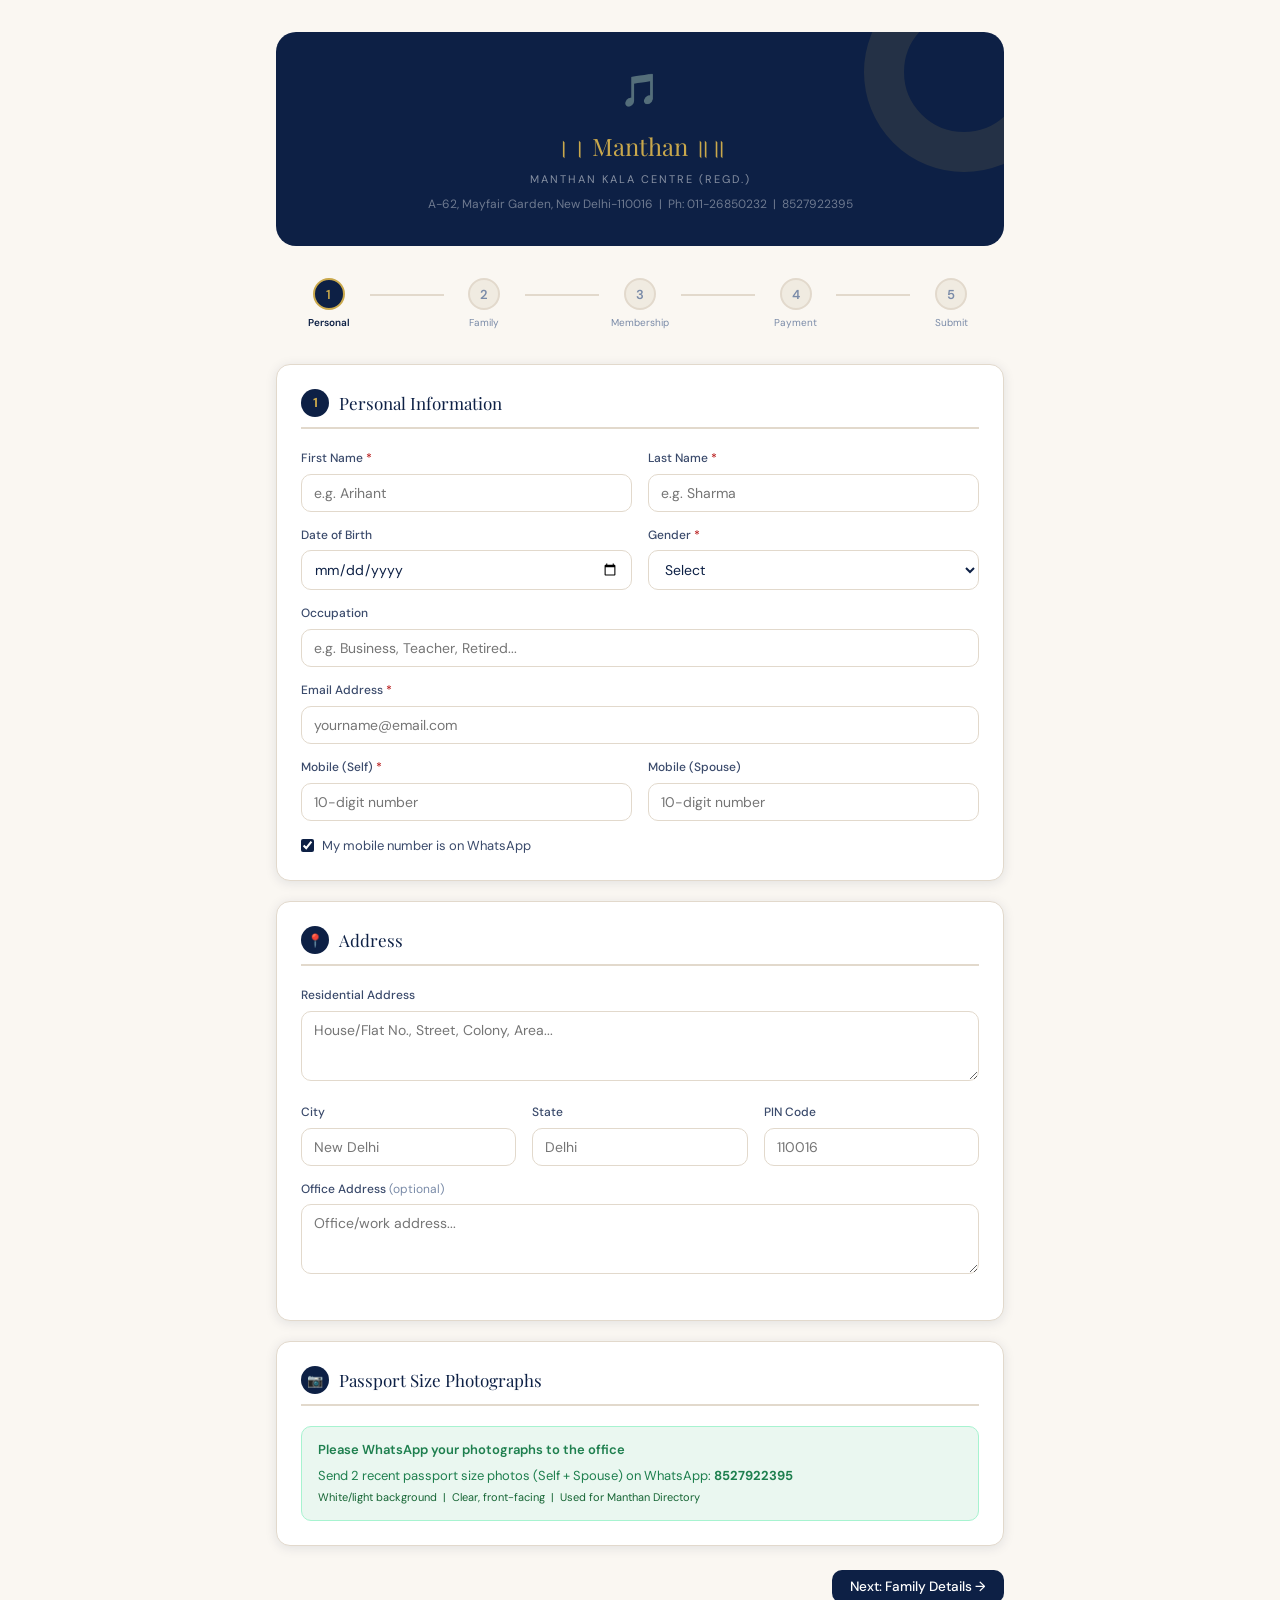
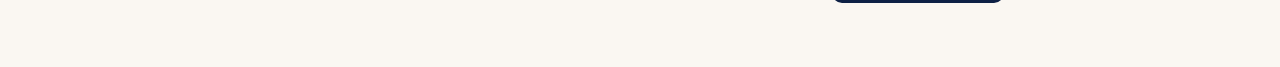
<file: index.html>
<!DOCTYPE html>
<html lang="en">
<head>
<meta charset="UTF-8"/>
<meta name="viewport" content="width=device-width,initial-scale=1.0"/>
<title>Manthan Kala Centre --- Membership Registration</title>
<link rel="stylesheet" href="css/style.css"/>
<style>
body{background:var(--ivory);min-height:100vh;}
.rpage{max-width:760px;margin:0 auto;padding:2rem 1rem 4rem;}
.rhdr{text-align:center;margin-bottom:2rem;padding:2rem 1.5rem;background:var(--navy);border-radius:20px;position:relative;overflow:hidden;}
.rhdr::before{content:'';position:absolute;top:-60px;right:-60px;width:200px;height:200px;border-radius:50%;border:40px solid rgba(201,168,76,0.12);}
.rhdr-icon{font-size:32px;margin-bottom:10px;}
.rhdr-org{font-family:'Playfair Display',serif;font-size:24px;color:var(--gold);margin-bottom:4px;}
.rhdr-sub{font-size:11px;color:rgba(255,255,255,0.5);letter-spacing:2px;text-transform:uppercase;}
.rhdr-addr{font-size:12px;color:rgba(255,255,255,0.4);margin-top:6px;}
.stepper{display:flex;align-items:flex-start;margin-bottom:2rem;padding:0 1rem;}
.s-item{display:flex;flex-direction:column;align-items:center;flex:1;}
.s-dot{width:32px;height:32px;border-radius:50%;display:flex;align-items:center;justify-content:center;font-size:13px;font-weight:600;transition:all 0.3s;flex-shrink:0;}
.s-dot.done{background:var(--green);color:#fff;}
.s-dot.active{background:var(--navy);color:var(--gold);border:2px solid var(--gold);}
.s-dot.pend{background:var(--ivory2);color:#7A8BA8;border:2px solid var(--iborder);}
.s-lbl{font-size:10px;color:#7A8BA8;margin-top:5px;text-align:center;}
.s-lbl.active{color:var(--navy);font-weight:600;}
.s-line{flex:1;height:2px;background:var(--iborder);margin:16px 4px 0;}
.s-line.done{background:var(--green);}
.sec-hdr{display:flex;align-items:center;gap:10px;margin-bottom:1.25rem;padding-bottom:10px;border-bottom:2px solid var(--iborder);}
.sec-num{width:28px;height:28px;border-radius:50%;background:var(--navy);color:var(--gold);font-size:13px;font-weight:700;display:flex;align-items:center;justify-content:center;flex-shrink:0;}
.sec-title{font-family:'Playfair Display',serif;font-size:17px;color:var(--navy);}
.fee-box{background:var(--navy);color:#fff;border-radius:var(--radius2);padding:1.25rem 1.5rem;margin-top:1rem;}
.fee-row{display:flex;justify-content:space-between;font-size:14px;padding:4px 0;}
.fee-total{border-top:1px solid rgba(255,255,255,0.2);margin-top:6px;padding-top:10px;font-size:18px;font-weight:700;color:var(--gold);}
.bank-box{background:#EFF6FF;border:1px solid #BFDBFE;border-radius:var(--radius);padding:1rem 1.25rem;font-size:13px;color:var(--navy2);}
.bank-box strong{color:var(--navy);display:block;margin-bottom:6px;}
.btn-row{display:flex;gap:10px;justify-content:flex-end;margin-top:1.5rem;}
.step-content{animation:fadeIn 0.3s ease;}
@keyframes fadeIn{from{opacity:0;transform:translateY(8px);}to{opacity:1;transform:none;}}
.sum-grid{display:grid;grid-template-columns:1fr 1fr;gap:0;}
.sum-cell{padding:8px 0;border-bottom:1px solid var(--iborder);}
.sum-cell:nth-child(odd){padding-right:1rem;}
.sum-cell:nth-child(even){padding-left:1rem;border-left:1px solid var(--iborder);}
.sum-lbl{font-size:10px;text-transform:uppercase;letter-spacing:0.5px;color:#7A8BA8;margin-bottom:2px;}
.sum-val{font-size:14px;color:var(--navy);font-weight:500;}
.success-wrap{text-align:center;padding:2.5rem 1.5rem;}
.success-ring{width:72px;height:72px;border-radius:50%;background:var(--green-bg);border:3px solid var(--green);color:var(--green);font-size:32px;font-weight:700;display:flex;align-items:center;justify-content:center;margin:0 auto 1.25rem;}
.success-id{display:inline-block;background:var(--navy);color:var(--gold);font-size:20px;font-weight:700;padding:10px 24px;border-radius:var(--radius);letter-spacing:2px;margin:1rem 0;}
.next-box{background:var(--ivory2);border-radius:var(--radius2);padding:1.25rem;text-align:left;margin-top:1.25rem;}
.next-box p{font-size:13px;color:#3A4A6B;padding:4px 0;}
.wa-box{background:var(--green-bg);border:1.5px solid #A7F3D0;border-radius:var(--radius);padding:12px 16px;margin-top:12px;font-size:13px;color:var(--green);}
</style>
</head>
<body>
<div class="rpage">

<div class="rhdr">
  <div class="rhdr-icon">&#127925;</div>
  <div class="rhdr-org">&#2404;&#2404; Manthan &#2405;&#2405;</div>
  <div class="rhdr-sub">Manthan Kala Centre (Regd.)</div>
  <div class="rhdr-addr">A-62, Mayfair Garden, New Delhi-110016 &nbsp;|&nbsp; Ph: 011-26850232 &nbsp;|&nbsp; 8527922395</div>
</div>

<div class="stepper" id="stepper">
  <div class="s-item"><div class="s-dot active" id="sd1">1</div><div class="s-lbl active" id="sl1">Personal</div></div>
  <div class="s-line" id="ln1"></div>
  <div class="s-item"><div class="s-dot pend" id="sd2">2</div><div class="s-lbl" id="sl2">Family</div></div>
  <div class="s-line" id="ln2"></div>
  <div class="s-item"><div class="s-dot pend" id="sd3">3</div><div class="s-lbl" id="sl3">Membership</div></div>
  <div class="s-line" id="ln3"></div>
  <div class="s-item"><div class="s-dot pend" id="sd4">4</div><div class="s-lbl" id="sl4">Payment</div></div>
  <div class="s-line" id="ln4"></div>
  <div class="s-item"><div class="s-dot pend" id="sd5">5</div><div class="s-lbl" id="sl5">Submit</div></div>
</div>

<!-- STEP 1 -->
<div id="step1" class="step-content">
  <div class="card">
    <div class="sec-hdr"><div class="sec-num">1</div><div class="sec-title">Personal Information</div></div>
    <div class="form-grid">
      <div class="field" id="f-fname"><label>First Name <span class="req">*</span></label><input type="text" id="fname" placeholder="e.g. Arihant"/><div class="err-msg">Required</div></div>
      <div class="field" id="f-lname"><label>Last Name <span class="req">*</span></label><input type="text" id="lname" placeholder="e.g. Sharma"/><div class="err-msg">Required</div></div>
    </div>
    <div class="form-grid">
      <div class="field"><label>Date of Birth</label><input type="date" id="dob"/></div>
      <div class="field" id="f-gender"><label>Gender <span class="req">*</span></label>
        <select id="gender"><option value="">Select</option><option>Male</option><option>Female</option><option>Other</option></select>
        <div class="err-msg">Required</div>
      </div>
    </div>
    <div class="field"><label>Occupation</label><input type="text" id="occ" placeholder="e.g. Business, Teacher, Retired..."/></div>
    <div class="field" id="f-email"><label>Email Address <span class="req">*</span></label><input type="email" id="email" placeholder="yourname@email.com"/><div class="err-msg">Valid email required</div></div>
    <div class="form-grid">
      <div class="field" id="f-mobile"><label>Mobile (Self) <span class="req">*</span></label><input type="tel" id="mobile" placeholder="10-digit number" maxlength="10"/><div class="err-msg">Valid 10-digit number required</div></div>
      <div class="field"><label>Mobile (Spouse)</label><input type="tel" id="mobile2" placeholder="10-digit number" maxlength="10"/></div>
    </div>
    <label style="display:flex;align-items:center;gap:8px;font-size:13px;color:#3A4A6B;cursor:pointer;">
      <input type="checkbox" id="whatsapp" checked style="accent-color:var(--navy);"/> My mobile number is on WhatsApp
    </label>
  </div>

  <div class="card">
    <div class="sec-hdr"><div class="sec-num">&#128205;</div><div class="sec-title">Address</div></div>
    <div class="field"><label>Residential Address</label><textarea id="raddr" placeholder="House/Flat No., Street, Colony, Area..."></textarea></div>
    <div class="form-grid3">
      <div class="field"><label>City</label><input type="text" id="city" placeholder="New Delhi"/></div>
      <div class="field"><label>State</label><input type="text" id="state" placeholder="Delhi"/></div>
      <div class="field"><label>PIN Code</label><input type="text" id="pin" placeholder="110016" maxlength="6"/></div>
    </div>
    <div class="field"><label>Office Address <span style="color:#7A8BA8;font-weight:400;">(optional)</span></label><textarea id="oaddr" placeholder="Office/work address..."></textarea></div>
  </div>

  <div class="card">
    <div class="sec-hdr"><div class="sec-num">&#128247;</div><div class="sec-title">Passport Size Photographs</div></div>
    <div class="wa-box">
      <strong style="display:block;margin-bottom:4px;font-size:13px;font-weight:600;">Please WhatsApp your photographs to the office</strong>
      Send 2 recent passport size photos (Self + Spouse) on WhatsApp: <strong>8527922395</strong><br/>
      <span style="font-size:11px;color:#166534;">White/light background &nbsp;|&nbsp; Clear, front-facing &nbsp;|&nbsp; Used for Manthan Directory</span>
    </div>
  </div>

  <div class="btn-row"><button class="btn btn-navy" onclick="goStep(2)">Next: Family Details &rarr;</button></div>
</div>

<!-- STEP 2 -->
<div id="step2" class="step-content" style="display:none;">
  <div class="card">
    <div class="sec-hdr"><div class="sec-num">2</div><div class="sec-title">Family Details</div></div>
    <div class="form-grid">
      <div class="field"><label>Spouse Name</label><input type="text" id="spouse" placeholder="Full name"/></div>
      <div class="field"><label>Date of Birth (Spouse)</label><input type="date" id="sdob"/></div>
    </div>
    <div class="field"><label>Anniversary Date</label><input type="date" id="anniv"/></div>
    <div class="field"><label>Dependant / Children Names</label><input type="text" id="dep" placeholder="e.g. Riya, Arjun (comma separated)"/></div>
  </div>
  <div class="card">
    <div class="sec-hdr"><div class="sec-num">&#127912;</div><div class="sec-title">Area of Interest in Arts</div></div>
    <p style="font-size:12px;color:#7A8BA8;margin-bottom:8px;">Select all that apply</p>
    <div class="chips">
      <div class="chip" onclick="this.classList.toggle('on')">Classical Music</div>
      <div class="chip" onclick="this.classList.toggle('on')">Light Music</div>
      <div class="chip" onclick="this.classList.toggle('on')">Classical Dance</div>
      <div class="chip" onclick="this.classList.toggle('on')">Folk Dance</div>
      <div class="chip" onclick="this.classList.toggle('on')">Theatre / Drama</div>
      <div class="chip" onclick="this.classList.toggle('on')">Visual Arts</div>
      <div class="chip" onclick="this.classList.toggle('on')">Poetry / Literature</div>
      <div class="chip" onclick="this.classList.toggle('on')">Photography</div>
      <div class="chip" onclick="this.classList.toggle('on')">Handicrafts</div>
      <div class="chip" onclick="this.classList.toggle('on')">Other</div>
    </div>
  </div>
  <div class="btn-row">
    <button class="btn btn-outline" onclick="goStep(1)">&larr; Back</button>
    <button class="btn btn-navy" onclick="goStep(3)">Next: Membership &rarr;</button>
  </div>
</div>

<!-- STEP 3 -->
<div id="step3" class="step-content" style="display:none;">
  <div class="card">
    <div class="sec-hdr"><div class="sec-num">3</div><div class="sec-title">Membership Type</div></div>
    <div style="border:2px solid var(--navy);border-radius:var(--radius2);padding:1.25rem;background:#EFF6FF;">
      <div style="display:flex;align-items:center;gap:12px;">
        <span style="font-size:24px;">&#11088;</span>
        <div>
          <div style="font-weight:600;color:var(--navy);font-size:15px;">Annual Membership</div>
          <div style="font-size:20px;font-weight:700;color:var(--gold);">&#8377;25,000 <span style="font-size:13px;color:#7A8BA8;font-weight:400;">per year</span></div>
          <div style="font-size:12px;color:#7A8BA8;">+ CGST 9% + SGST 9% &nbsp;|&nbsp; HSN Code: 999599</div>
        </div>
      </div>
    </div>
    <div class="fee-box">
      <div class="fee-row"><span>Yearly Subscription (HSN 999599)</span><span>&#8377;25,000</span></div>
      <div class="fee-row"><span>CGST @ 9%</span><span>&#8377;2,250</span></div>
      <div class="fee-row"><span>SGST @ 9%</span><span>&#8377;2,250</span></div>
      <div class="fee-row fee-total"><span>Total Payable</span><span>&#8377;29,500</span></div>
    </div>
    <p style="font-size:12px;color:#7A8BA8;padding:8px 0;font-style:italic;">In words: Rupees Twenty-Nine Thousand Five Hundred Only</p>
    <div class="field" style="margin-top:0.5rem;"><label>Referred by (Member Name or ID)</label><input type="text" id="refby" placeholder="Who introduced you? (optional)"/></div>
  </div>
  <div class="btn-row">
    <button class="btn btn-outline" onclick="goStep(2)">&larr; Back</button>
    <button class="btn btn-navy" onclick="goStep(4)">Next: Payment &rarr;</button>
  </div>
</div>

<!-- STEP 4 -->
<div id="step4" class="step-content" style="display:none;">
  <div class="card">
    <div class="sec-hdr"><div class="sec-num">4</div><div class="sec-title">Payment Details</div></div>
    <div class="bank-box">
      <strong>Bank Account Details - Manthan Kala Centre</strong>
      <div class="form-grid" style="margin-top:6px;gap:8px;">
        <div><div style="font-size:10px;color:#7A8BA8;">Bank</div><strong>Punjab National Bank</strong></div>
        <div><div style="font-size:10px;color:#7A8BA8;">Account No.</div><strong>05622011010738</strong></div>
        <div><div style="font-size:10px;color:#7A8BA8;">IFSC Code</div><strong>PUNB0035610</strong></div>
        <div><div style="font-size:10px;color:#7A8BA8;">Branch</div><strong>New Delhi, Saket - 110017</strong></div>
      </div>
      <div style="margin-top:8px;font-size:11px;color:#7A8BA8;">Also payable via cheque/cash in favour of "MANTHAN KALA CENTRE". Write Name &amp; Membership No. on reverse of cheque.</div>
      <div style="margin-top:6px;background:var(--warn-bg);padding:6px 10px;border-radius:6px;font-size:11px;color:var(--warn);">Payment due before 15th May. Interest @ Rs.500/month after due date. WhatsApp NEFT details to 8527922395</div>
    </div>

    <div class="field" style="margin-top:1rem;">
      <label>Payment Method <span class="req">*</span></label>
      <select id="paymethod">
        <option value="">Select method</option>
        <option>NEFT / RTGS / IMPS</option>
        <option>UPI / GPay / PhonePe</option>
        <option>Cheque</option>
        <option>Cash at Office</option>
      </select>
    </div>
    <div class="form-grid">
      <div class="field" id="f-payref"><label>Transaction / UTR Reference <span class="req">*</span></label><input type="text" id="payref" placeholder="Transaction reference number"/><div class="err-msg">Required</div></div>
      <div class="field"><label>Payment Date</label><input type="date" id="paydate"/></div>
    </div>
    <div class="field"><label>Amount Paid (Rs.)</label><input type="number" id="payamt" value="29500"/></div>

    <div class="field">
      <label>Payment Receipt Reference</label>
      <input type="text" id="receiptRef" placeholder="e.g. UTR No., Cheque No., or brief description"/>
      <div style="font-size:11px;color:#7A8BA8;margin-top:5px;">&#128247; Also WhatsApp your payment receipt screenshot to <strong>8527922395</strong></div>
    </div>

    <div class="field"><label>Notes / Message</label><textarea id="paynotes" placeholder="Any additional message for the office..."></textarea></div>
  </div>
  <div class="btn-row">
    <button class="btn btn-outline" onclick="goStep(3)">&larr; Back</button>
    <button class="btn btn-navy" onclick="goStep(5)">Review &amp; Submit &rarr;</button>
  </div>
</div>

<!-- STEP 5 -->
<div id="step5" class="step-content" style="display:none;">
  <div class="card">
    <div class="sec-hdr"><div class="sec-num">5</div><div class="sec-title">Review Your Application</div></div>
    <div id="sumBody"></div>
  </div>
  <div class="card">
    <label style="display:flex;align-items:center;gap:8px;font-size:13px;cursor:pointer;margin-bottom:10px;">
      <input type="checkbox" id="agree" style="accent-color:var(--navy);"/> I agree to abide by the rules and norms of Manthan Kala Centre (Regd.)
    </label>
    <label style="display:flex;align-items:center;gap:8px;font-size:13px;cursor:pointer;">
      <input type="checkbox" id="accurate" style="accent-color:var(--navy);"/> The information provided is true and accurate
    </label>
  </div>
  <div id="submitAlert" style="display:none;background:var(--warn-bg);border:1px solid #FDE68A;border-radius:var(--radius);padding:12px 16px;font-size:13px;color:var(--warn);margin-bottom:1rem;"></div>
  <div class="btn-row">
    <button class="btn btn-outline" onclick="goStep(4)">&larr; Back</button>
    <button class="btn btn-gold" id="submitBtn" onclick="submitForm()">&#10003; Submit Application</button>
  </div>
</div>

<!-- SUCCESS -->
<div id="stepOK" style="display:none;">
  <div class="card success-wrap">
    <div class="success-ring">&#10003;</div>
    <div style="font-family:'Playfair Display',serif;font-size:24px;color:var(--navy);margin-bottom:6px;">Application Submitted!</div>
    <p style="color:#7A8BA8;font-size:14px;">Your application is under review.</p>
    <div class="success-id" id="successID">MKC-2026-XXXX</div>
    <p style="font-size:12px;color:#7A8BA8;margin-bottom:0.5rem;">Save this Application ID for reference</p>
    <div class="next-box">
      <p style="font-weight:600;color:var(--navy);margin-bottom:6px;">What happens next?</p>
      <p>&#128247; WhatsApp your passport photos (Self + Spouse) to: <strong>8527922395</strong></p>
      <p>&#128247; WhatsApp your payment receipt screenshot to: <strong>8527922395</strong></p>
      <p>&#9989; Admin will verify your details and activate your membership</p>
      <p>&#128233; You will receive a Tax Invoice by email upon activation</p>
      <p>&#128222; Queries: 8527922395 (WhatsApp) | manthantree@gmail.com</p>
    </div>
    <button class="btn btn-outline" onclick="location.reload()" style="margin-top:1.5rem;">Register Another Member</button>
  </div>
</div>

</div>

<script>
var GAS_URL = 'https://script.google.com/macros/s/AKfycbwI67whopqq-oFCNrVQn27Bhw1nhLrgjQiIbFHfK9HQ2gK2YiO7sjYNQjnu8uw4nNtM/exec';
var step = 1;

function goStep(n) {
  if (n > step && !validateStep(step)) return;
  document.getElementById('step' + step).style.display = 'none';
  step = n;
  document.getElementById('step' + n).style.display = 'block';
  for (var i = 1; i <= 5; i++) {
    var d = document.getElementById('sd' + i);
    var l = document.getElementById('sl' + i);
    if (!d) continue;
    if (i < step)        { d.className = 's-dot done';   d.innerHTML = '&#10003;'; }
    else if (i === step) { d.className = 's-dot active'; d.innerHTML = String(i); }
    else                 { d.className = 's-dot pend';   d.innerHTML = String(i); }
    l.className = 's-lbl' + (i === step ? ' active' : '');
    if (i < 5) { var ln = document.getElementById('ln' + i); if (ln) ln.className = 's-line' + (i < step ? ' done' : ''); }
  }
  if (n === 5) buildSummary();
  window.scrollTo({ top: 0, behavior: 'smooth' });
}

function validateStep(s) {
  if (s === 1) return chk([['f-fname','fname'],['f-lname','lname'],['f-gender','gender','s'],['f-email','email','e'],['f-mobile','mobile','m']]);
  if (s === 4) {
    var ok = chk([['f-payref','payref']]);
    if (!gv('paymethod')) { alert('Please select a payment method.'); return false; }
    return ok;
  }
  return true;
}

function chk(arr) {
  var ok = true;
  arr.forEach(function(c) {
    var w = document.getElementById(c[0]); if (!w) return;
    var val = (document.getElementById(c[1]) || {}).value || ''; val = val.trim();
    var bad;
    if      (c[2] === 'e') bad = !val || !/^[^\s@]+@[^\s@]+\.[^\s@]+$/.test(val);
    else if (c[2] === 'm') bad = !val || !/^\d{10}$/.test(val);
    else                   bad = !val;
    w.classList.toggle('err', bad);
    if (bad) ok = false;
  });
  return ok;
}

function buildSummary() {
  var chips = Array.from(document.querySelectorAll('.chip.on')).map(function(c) { return c.textContent; }).join(', ');
  var rows = [
    ['Full Name',    (gv('fname') + ' ' + gv('lname')).trim()],
    ['Gender',       gv('gender')],
    ['Date of Birth', gv('dob') || '-'],
    ['Occupation',   gv('occ') || '-'],
    ['Email',        gv('email')],
    ['Mobile (Self)', gv('mobile') + (document.getElementById('whatsapp').checked ? ' (WhatsApp)' : '')],
    ['Mobile (Spouse)', gv('mobile2') || '-'],
    ['Residential Address', gv('raddr') || '-'],
    ['City / PIN',   (gv('city') || '') + (gv('pin') ? ' - ' + gv('pin') : '')],
    ['Spouse Name',  gv('spouse') || '-'],
    ['Anniversary',  gv('anniv') || '-'],
    ['Dependants',   gv('dep') || '-'],
    ['Interests',    chips || '-'],
    ['Referred By',  gv('refby') || '-'],
    ['Payment Method', gv('paymethod')],
    ['Payment Ref',  gv('payref')],
    ['Payment Date', gv('paydate') || '-'],
    ['Amount Paid',  'Rs.' + gv('payamt')],
    ['Receipt Ref',  gv('receiptRef') || '-']
  ];
  var h = '<div class="sum-grid">';
  rows.forEach(function(r) {
    h += '<div class="sum-cell"><div class="sum-lbl">' + r[0] + '</div><div class="sum-val">' + (r[1] || '-') + '</div></div>';
  });
  document.getElementById('sumBody').innerHTML = h + '</div>';
}

function gv(id) { var e = document.getElementById(id); return e ? e.value.trim() : ''; }

function submitForm() {
  if (!document.getElementById('agree').checked || !document.getElementById('accurate').checked) {
    var al = document.getElementById('submitAlert');
    al.style.display = 'block';
    al.textContent = 'Please check both declaration checkboxes before submitting.';
    return;
  }
  var btn = document.getElementById('submitBtn');
  btn.disabled = true;
  btn.textContent = 'Submitting...';

  var chips = Array.from(document.querySelectorAll('.chip.on')).map(function(c) { return c.textContent; }).join(', ');
  var appID = 'MKC-' + new Date().getFullYear() + '-' + (Math.floor(Math.random() * 9000) + 1000);
  var now   = new Date().toLocaleString('en-IN');

  var data = {
    action:       'saveRegistration',
    appID:        appID,
    submittedAt:  now,
    firstName:    gv('fname'),    lastName:    gv('lname'),
    gender:       gv('gender'),   dob:         gv('dob'),
    occupation:   gv('occ'),      email:       gv('email'),
    mobile:       gv('mobile'),   mobileSpouse: gv('mobile2'),
    whatsapp:     document.getElementById('whatsapp').checked ? 'Yes' : 'No',
    residentialAddress: gv('raddr'),
    city:         gv('city'),     state:       gv('state'),
    pin:          gv('pin'),      officeAddress: gv('oaddr'),
    spouseName:   gv('spouse'),   spouseDob:   gv('sdob'),
    anniversary:  gv('anniv'),    dependants:  gv('dep'),
    interests:    chips,          referredBy:  gv('refby'),
    membershipType: 'Annual',
    baseAmount:   25000, cgst: 2250, sgst: 2250, totalAmount: 29500,
    paymentMethod: gv('paymethod'), paymentRef: gv('payref'),
    paymentDate:  gv('paydate'),  amountPaid:  gv('payamt'),
    payNotes:     gv('paynotes'),
    receiptFileName: gv('receiptRef'),
    receiptLink:  '', photoSelfLink: '', photoSpouseLink: '',
    status:       'Pending Verification'
  };

  fetch(GAS_URL, {
    method:  'POST',
    mode:    'no-cors',
    headers: { 'Content-Type': 'application/json' },
    body:    JSON.stringify(data)
  })
  .then(function() { showSuccess(appID); })
  .catch(function() { showSuccess(appID); });
}

function showSuccess(id) {
  document.getElementById('step5').style.display  = 'none';
  document.getElementById('stepper').style.display = 'none';
  document.getElementById('stepOK').style.display  = 'block';
  document.getElementById('successID').textContent = id;
  window.scrollTo({ top: 0, behavior: 'smooth' });
}
</script>
</body>
</html>
</file>
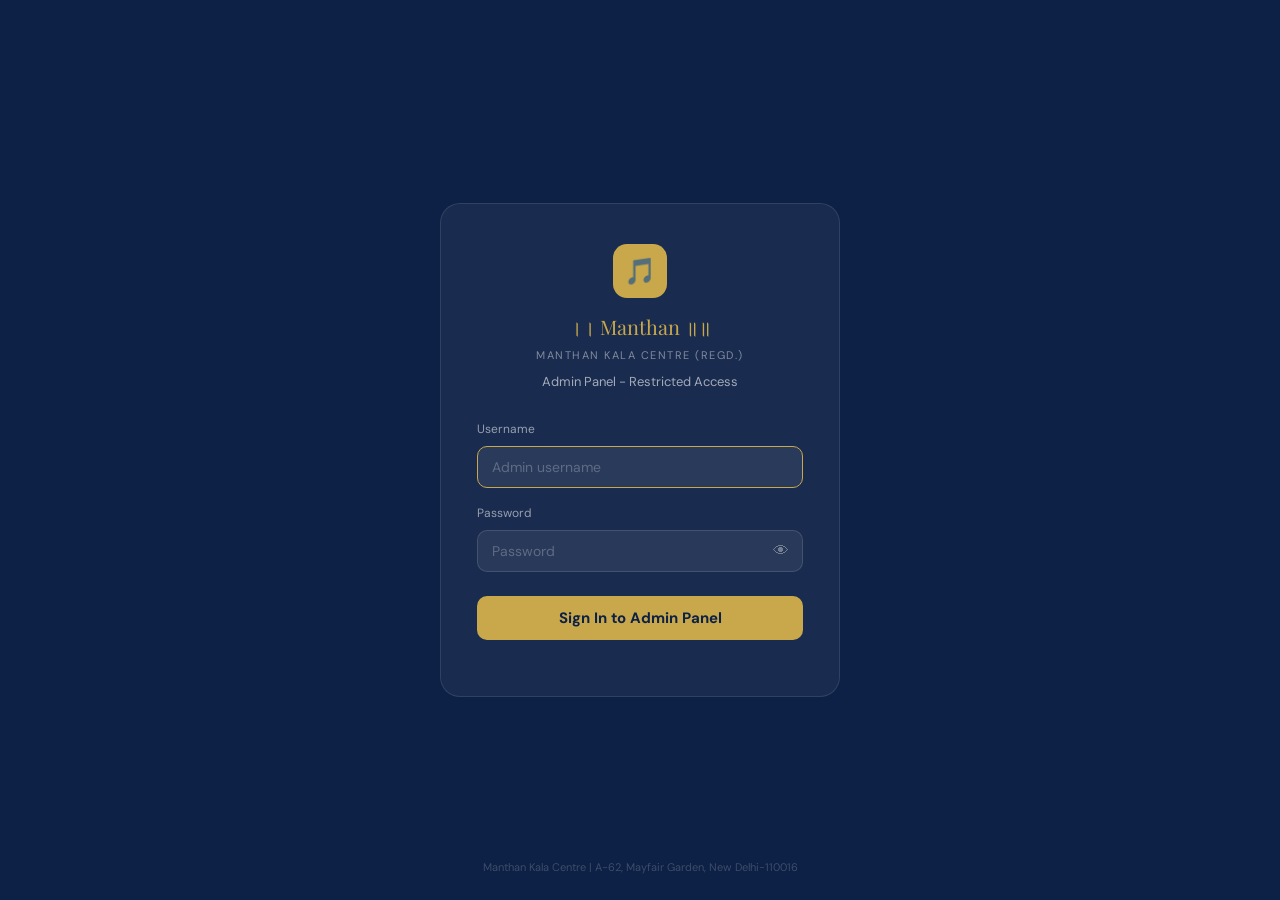
<file: admin.html>
<!DOCTYPE html>
<html lang="en">
<head>
<meta charset="UTF-8"/>
<meta name="viewport" content="width=device-width,initial-scale=1.0"/>
<title>MKC Admin Panel</title>
<link rel="stylesheet" href="css/style.css"/>
</head>
<body>

<!-- ===== LOGIN SCREEN ===== -->
<div id="loginScreen">
  <div class="login-card">
    <div class="login-logo">
      <div style="width:54px;height:54px;border-radius:14px;background:var(--gold);display:flex;align-items:center;justify-content:center;font-size:26px;margin:0 auto 12px;">&#127925;</div>
      <div class="login-org">&#2404;&#2404; Manthan &#2405;&#2405;</div>
      <div class="login-sub">Manthan Kala Centre (Regd.)</div>
      <div class="login-tag">Admin Panel - Restricted Access</div>
    </div>
    <div class="login-err" id="loginErr">Incorrect username or password.</div>
    <div class="login-lock" id="loginLock">Too many attempts. Wait <span id="lockSecs">30</span> seconds.</div>
    <div class="lf"><label>Username</label><input type="text" id="loginUser" placeholder="Admin username" autocomplete="username" onkeydown="if(event.key==='Enter')doLogin()"/></div>
    <div class="lf"><label>Password</label>
      <div class="pwd-wrap">
        <input type="password" id="loginPass" placeholder="Password" autocomplete="current-password" onkeydown="if(event.key==='Enter')doLogin()"/>
        <button class="eye-btn" onclick="toggleEye()" id="eyeBtn">&#128065;</button>
      </div>
    </div>
    <button class="login-btn" id="loginBtn" onclick="doLogin()">Sign In to Admin Panel</button>
    <div id="attemptsMsg" style="text-align:center;font-size:12px;color:rgba(255,255,255,0.3);margin-top:1rem;"></div>
  </div>
  <div style="position:absolute;bottom:1.5rem;font-size:11px;color:rgba(255,255,255,0.2);">Manthan Kala Centre | A-62, Mayfair Garden, New Delhi-110016</div>
</div>

<!-- ===== DASHBOARD ===== -->
<div id="appShell">
<div class="page-shell">

  <!-- SIDEBAR -->
  <nav class="sidebar">
    <div class="sidebar-logo">
      <div class="logo-mark">&#127925;</div>
      <div class="org-name">Manthan Kala Centre</div>
      <div class="org-sub">Admin Panel</div>
    </div>
    <div class="sidebar-nav">
      <div class="nav-label">Main</div>
      <a class="nav-item active" href="#" onclick="return showPage('dashboard')"><span class="nav-icon">&#128202;</span><span>Dashboard</span></a>
      <a class="nav-item" href="#" onclick="return showPage('members')"><span class="nav-icon">&#128101;</span><span>Members</span><span class="nav-badge" id="pendBadge">0</span></a>
      <a class="nav-item" href="#" onclick="return showPage('invoices')"><span class="nav-icon">&#129534;</span><span>Invoices</span></a>
      <a class="nav-item" href="#" onclick="return showPage('reports')"><span class="nav-icon">&#128200;</span><span>Reports</span></a>
      <div class="nav-label" style="margin-top:0.5rem;">Actions</div>
      <a class="nav-item" href="index.html" target="_blank"><span class="nav-icon">&#10133;</span><span>New Registration</span></a>
      <a class="nav-item" href="#" onclick="return showPage('settings')"><span class="nav-icon">&#9881;</span><span>Settings</span></a>
    </div>
    <div class="sidebar-foot">v2.0 | MKC Admin</div>
  </nav>

  <!-- MAIN -->
  <div class="main">
    <div class="topbar">
      <div class="topbar-title" id="pageTitle">Dashboard</div>
      <div class="topbar-right">
        <input type="text" id="gSearch" placeholder="Search members..." onkeyup="doSearch(this.value)" style="border:1.5px solid var(--iborder);border-radius:var(--radius);padding:7px 14px;font-size:14px;outline:none;width:240px;font-family:'DM Sans',sans-serif;"/>
        <div class="avatar-sm" id="adminAv">AD</div>
        <button class="btn btn-outline btn-sm" onclick="doLogout()">Logout</button>
      </div>
    </div>

    <div class="content">

      <!-- DASHBOARD PAGE -->
      <div id="pg-dashboard">
        <div style="margin-bottom:1.75rem;"><h1 style="font-size:24px;color:var(--navy);">Welcome back, Admin</h1><p id="todayDate" style="color:#7A8BA8;font-size:14px;"></p></div>

        <!-- GAS URL missing banner -->
        <div id="urlBanner" style="display:none;background:#FEF3C7;border:1.5px solid #F59E0B;border-radius:12px;padding:1rem 1.25rem;margin-bottom:1.5rem;display:flex;align-items:center;gap:14px;">
          <div style="font-size:28px;flex-shrink:0;">&#9888;</div>
          <div style="flex:1;">
            <div style="font-weight:600;color:#92400E;font-size:14px;margin-bottom:3px;">Google Apps Script URL not configured</div>
            <div style="font-size:13px;color:#B45309;">Member data cannot be loaded. Please set your GAS URL in Settings to connect to Google Sheets.</div>
          </div>
          <button class="btn btn-gold btn-sm" onclick="showPage('settings')">Go to Settings &rarr;</button>
        </div>

        <!-- Live URL entry shortcut -->
        <div id="urlQuickSet" style="display:none;background:#fff;border:1.5px solid var(--iborder);border-radius:12px;padding:1rem 1.25rem;margin-bottom:1.5rem;">
          <div style="font-size:13px;font-weight:600;color:var(--navy);margin-bottom:8px;">Quick Setup: Enter your Google Apps Script URL</div>
          <div style="display:flex;gap:10px;align-items:center;">
            <input type="text" id="quickGasUrl" placeholder="https://script.google.com/macros/s/.../exec" style="flex:1;padding:9px 12px;border:1.5px solid var(--iborder);border-radius:var(--radius);font-size:13px;outline:none;font-family:'DM Sans',sans-serif;"/>
            <button class="btn btn-navy" onclick="quickSaveUrl()">Connect</button>
          </div>
          <div style="font-size:11px;color:#7A8BA8;margin-top:6px;">Get this URL from: Google Sheet &rarr; Extensions &rarr; Apps Script &rarr; Deploy &rarr; Web App URL</div>
        </div>

        <div class="stats-grid">
          <div class="stat blue"><div class="stat-icon">&#128101;</div><div class="stat-val" id="sTot">0</div><div class="stat-lbl">Total Members</div></div>
          <div class="stat gold"><div class="stat-icon">&#9203;</div><div class="stat-val" id="sPend">0</div><div class="stat-lbl">Pending Verification</div></div>
          <div class="stat green"><div class="stat-icon">&#9989;</div><div class="stat-val" id="sAct">0</div><div class="stat-lbl">Active Members</div></div>
          <div class="stat red"><div class="stat-icon">&#128176;</div><div class="stat-val" id="sRev">Rs.0</div><div class="stat-lbl">Total Revenue</div></div>
        </div>
        <div style="display:grid;grid-template-columns:1fr 1fr;gap:1.25rem;">
          <div class="card"><div class="card-hdr"><div class="card-title">Recent Applications</div><button class="btn btn-sm btn-outline" onclick="showPage('members')">View All</button></div><div id="recentList"></div></div>
          <div class="card"><div class="card-hdr"><div class="card-title">Status Overview</div></div><div class="bar-wrap" id="statusChart"></div></div>
        </div>
        <div id="pendAlert" style="display:none;margin-top:1rem;">
          <div class="alert alert-warn">&#9888; <div><strong>Applications pending verification!</strong> <span id="pendAlertTxt"></span> <button class="btn btn-sm btn-outline" onclick="showPage('members')" style="margin-left:8px;">Review Now</button></div></div>
        </div>
      </div>

      <!-- MEMBERS PAGE -->
      <div id="pg-members" style="display:none;">
        <div style="display:flex;align-items:center;justify-content:space-between;margin-bottom:1rem;">
          <div><h1 style="font-size:24px;color:var(--navy);">Members</h1><p style="color:#7A8BA8;font-size:14px;">Manage and verify all member applications</p></div>
          <a class="btn btn-navy" href="index.html" target="_blank">+ New Registration</a>
        </div>
        <div class="card">
          <div class="filter-row">
            <div class="qf on" onclick="filterBy('All',this)">All</div>
            <div class="qf" onclick="filterBy('Pending',this)">Pending</div>
            <div class="qf" onclick="filterBy('Active',this)">Active</div>
            <div class="qf" onclick="filterBy('Rejected',this)">Rejected</div>
            <div style="margin-left:auto;"><select class="isel" onchange="sortBy(this.value)"><option value="new">Newest First</option><option value="old">Oldest First</option><option value="name">Name A-Z</option></select></div>
          </div>
          <div class="tbl-wrap"><table><thead><tr><th>Member / App ID</th><th>Contact</th><th>Payment</th><th>Status</th><th>Actions</th></tr></thead><tbody id="membersTbl"></tbody></table></div>
        </div>
      </div>

      <!-- INVOICES PAGE -->
      <div id="pg-invoices" style="display:none;">
        <div style="margin-bottom:1rem;"><h1 style="font-size:24px;color:var(--navy);">Tax Invoices</h1><p style="color:#7A8BA8;font-size:14px;">Generate and send GST invoices to members</p></div>
        <div style="display:grid;grid-template-columns:320px 1fr;gap:1.25rem;align-items:start;">
          <div class="card">
            <div class="card-hdr"><div class="card-title">Active Members</div></div>
            <input type="text" id="invSearch" placeholder="Search..." oninput="filterInvList(this.value)" style="width:100%;border:1.5px solid var(--iborder);border-radius:var(--radius);padding:7px 12px;font-size:13px;outline:none;margin-bottom:10px;font-family:'DM Sans',sans-serif;"/>
            <div id="invList" style="max-height:360px;overflow-y:auto;"></div>
          </div>
          <div id="invPreview"><div class="empty card"><div style="font-size:40px;margin-bottom:12px;">&#129534;</div><p>Select a member to preview invoice</p></div></div>
        </div>
      </div>

      <!-- REPORTS PAGE -->
      <div id="pg-reports" style="display:none;">
        <div style="margin-bottom:1rem;"><h1 style="font-size:24px;color:var(--navy);">Reports</h1></div>
        <div class="stats-grid" style="margin-bottom:1.5rem;">
          <div class="stat blue"><div class="stat-val" id="rGross">Rs.0</div><div class="stat-lbl">Gross Revenue</div></div>
          <div class="stat gold"><div class="stat-val" id="rCGST">Rs.0</div><div class="stat-lbl">CGST Collected</div></div>
          <div class="stat green"><div class="stat-val" id="rSGST">Rs.0</div><div class="stat-lbl">SGST Collected</div></div>
          <div class="stat blue"><div class="stat-val" id="rBase">Rs.0</div><div class="stat-lbl">Base Revenue</div></div>
        </div>
        <div class="card">
          <div class="card-hdr"><div class="card-title">Full Member Register</div><button class="btn btn-outline btn-sm" onclick="exportCSV()">Export CSV</button></div>
          <div class="tbl-wrap"><table id="rptTbl"><thead><tr><th>App ID</th><th>Name</th><th>Email</th><th>Mobile</th><th>City</th><th>Payment Method</th><th>Amount</th><th>Status</th><th>Date</th></tr></thead><tbody id="rptBody"></tbody></table></div>
        </div>
      </div>

      <!-- SETTINGS PAGE -->
      <div id="pg-settings" style="display:none;">
        <div style="margin-bottom:1rem;"><h1 style="font-size:24px;color:var(--navy);">Settings</h1></div>
        <div class="card">
          <div class="card-hdr"><div class="card-title">Google Apps Script URL</div></div>
          <p style="font-size:13px;color:#7A8BA8;margin-bottom:1rem;">Paste your deployed Web App URL here. This is required for loading member data.</p>
          <div class="field"><label>Web App URL</label><input type="text" id="gasUrlInput" placeholder="https://script.google.com/macros/s/.../exec"/></div>
          <button class="btn btn-navy" onclick="saveGasUrl()">Save URL</button>
          <div id="urlSaved" style="display:none;color:var(--green);font-size:13px;margin-top:8px;">URL saved. Refresh the page to reload data.</div>
        </div>
        <div class="card">
          <div class="card-hdr"><div class="card-title">Admin Credentials</div></div>
          <div class="form-grid">
            <div class="field"><label>Username</label><input type="text" id="newUser" placeholder="New username"/></div>
            <div class="field"><label>New Password</label><input type="password" id="newPass" placeholder="New password"/></div>
          </div>
          <button class="btn btn-navy" onclick="saveCredentials()">Update Credentials</button>
          <div id="credSaved" style="display:none;color:var(--green);font-size:13px;margin-top:8px;">Credentials updated.</div>
        </div>
      </div>

    </div><!-- content -->
  </div><!-- main -->
</div><!-- page-shell -->
</div><!-- appShell -->

<!-- MEMBER DETAIL MODAL -->
<div class="modal-bg" id="memberModal">
  <div class="modal">
    <div class="modal-hdr"><div class="modal-title" id="mTitle">Member Details</div><button class="modal-close" onclick="closeModal('memberModal')">&#215;</button></div>
    <div class="modal-body" id="mBody"></div>
    <div class="modal-foot" id="mFoot"></div>
  </div>
</div>

<!-- SUCCESS MODAL -->
<div class="modal-bg" id="okModal">
  <div class="modal" style="max-width:400px;">
    <div class="modal-body" style="text-align:center;padding:2.5rem;">
      <div style="font-size:48px;margin-bottom:1rem;">&#9989;</div>
      <h2 style="font-family:'Playfair Display',serif;color:var(--navy);margin-bottom:8px;">Done!</h2>
      <p style="color:#7A8BA8;font-size:14px;" id="okMsg">Action completed.</p>
      <button class="btn btn-navy" onclick="closeModal('okModal')" style="margin-top:1.5rem;">OK</button>
    </div>
  </div>
</div>

<script>
// ==== CONFIGURATION ====
// ==== CONFIGURATION - URL is set directly here ====
var GAS_URL  = 'https://script.google.com/macros/s/AKfycbwI67whopqq-oFCNrVQn27Bhw1nhLrgjQiIbFHfK9HQ2gK2YiO7sjYNQjnu8uw4nNtM/exec';
var ADMIN_U  = localStorage.getItem('mkc_admin_u') || 'mkc_admin';
var ADMIN_P  = localStorage.getItem('mkc_admin_p') || 'Manthan@2026';
// Override GAS_URL from localStorage only if user explicitly saved a different one in Settings
var _savedUrl = localStorage.getItem('mkc_gas_url');
if (_savedUrl && _savedUrl.indexOf('script.google.com') !== -1) { GAS_URL = _savedUrl; }
// ===================================================
var SESSION  = 'mkc_session';
var MAX_ATT  = 5;
var LOCK_SEC = 30;
// =======================

var MEMBERS = [];
var curFilter = 'All';
var curSort   = 'new';
var selInvMem = null;
var fails = 0;
var locked = false;
var lockTimer = null;
var cbN = 0;

// ---- LOGIN ----
function doLogin() {
  if (locked) return;
  var u = document.getElementById('loginUser').value.trim();
  var p = document.getElementById('loginPass').value;
  var errEl = document.getElementById('loginErr');
  var attEl = document.getElementById('attemptsMsg');
  if (!u || !p) { errEl.textContent='Enter both username and password.'; errEl.style.display='block'; return; }
  if (u === ADMIN_U && p === ADMIN_P) {
    fails=0; sessionStorage.setItem(SESSION,'1');
    document.getElementById('loginScreen').style.display='none';
    document.getElementById('appShell').style.display='block';
    document.getElementById('adminAv').textContent=u.substring(0,2).toUpperCase();
    errEl.style.display='none'; attEl.textContent='';
    loadData(renderDashboard);
  } else {
    fails++;
    var left = MAX_ATT - fails;
    if (fails >= MAX_ATT) { startLock(); }
    else { errEl.textContent='Incorrect username or password.'; errEl.style.display='block'; attEl.textContent=left+' attempt(s) remaining.'; }
    shake();
  }
}
function startLock() {
  locked=true;
  var btn=document.getElementById('loginBtn');
  var lockEl=document.getElementById('loginLock');
  document.getElementById('loginErr').style.display='none';
  document.getElementById('attemptsMsg').textContent='';
  lockEl.style.display='block'; btn.disabled=true; btn.style.opacity='0.4';
  var s=LOCK_SEC;
  document.getElementById('lockSecs').textContent=s;
  lockTimer=setInterval(function(){
    s--; document.getElementById('lockSecs').textContent=s;
    if(s<=0){ clearInterval(lockTimer); locked=false; fails=0; lockEl.style.display='none'; btn.disabled=false; btn.style.opacity='1'; document.getElementById('loginPass').value=''; document.getElementById('loginUser').focus(); }
  },1000);
}
function toggleEye() {
  var inp=document.getElementById('loginPass');
  var btn=document.getElementById('eyeBtn');
  if(inp.type==='password'){inp.type='text';btn.innerHTML='&#128584;';}
  else{inp.type='password';btn.innerHTML='&#128065;';}
}
function shake() {
  var card=document.querySelector('.login-card');
  card.style.animation='none'; void card.offsetHeight;
  card.style.animation='shake 0.4s ease';
}
function doLogout() {
  if(!confirm('Sign out?')) return;
  sessionStorage.removeItem(SESSION);
  document.getElementById('appShell').style.display='none';
  document.getElementById('loginScreen').style.display='flex';
  document.getElementById('loginPass').value='';
  document.getElementById('loginUser').value='';
}

// ---- PAGE SWITCHING ----
function showPage(name) {
  document.querySelectorAll('[id^="pg-"]').forEach(function(p){p.style.display='none';});
  document.getElementById('pg-'+name).style.display='block';
  document.querySelectorAll('.nav-item').forEach(function(n){n.classList.remove('active');});
  var titles={dashboard:'Dashboard',members:'Members',invoices:'Tax Invoices',reports:'Reports',settings:'Settings'};
  document.getElementById('pageTitle').textContent=titles[name]||name;
  loadData(function(){
    if(name==='dashboard') renderDashboard();
    if(name==='members')   renderMembers();
    if(name==='invoices')  renderInvList();
    if(name==='reports')   renderReports();
    if(name==='settings')  renderSettings();
  });
  return false;
}

// ---- LOAD DATA ----
function jsonpGet(url) {
  return new Promise(function(resolve){
    var name='_mkc'+(++cbN)+'_'+Date.now();
    var sc=document.createElement('script');
    var done=false;
    var t=setTimeout(function(){finish({status:'timeout'});},20000);
    function finish(d){if(done)return;done=true;clearTimeout(t);if(sc.parentNode)sc.parentNode.removeChild(sc);delete window[name];resolve(d);}
    window[name]=function(d){finish(d);};
    sc.onerror=function(){finish({status:'error'});};
    sc.src=url+'&callback='+name;
    document.head.appendChild(sc);
  });
}
function loadData(cb) {
  if (GAS_URL==='YOUR_GOOGLE_APPS_SCRIPT_URL') { if(cb) cb(); return; }
  jsonpGet(GAS_URL+'?action=getMembers').then(function(r){
    if(r&&r.status==='ok') MEMBERS=r.members||[];
    if(cb) cb();
  }).catch(function(){ if(cb) cb(); });
}

// ---- DASHBOARD ----
function renderDashboard() {
  var urlMissing = (GAS_URL === 'YOUR_GOOGLE_APPS_SCRIPT_URL');
  var banner = document.getElementById('urlBanner');
  var quick  = document.getElementById('urlQuickSet');
  if (banner) banner.style.display = urlMissing ? 'flex' : 'none';
  if (quick)  quick.style.display  = urlMissing ? 'block' : 'none';

  var tot  = MEMBERS.length;
  var pend = MEMBERS.filter(function(m){return isPend(m.status);}).length;
  var act  = MEMBERS.filter(function(m){return isAct(m.status);}).length;
  var rev  = act * 29500;
  document.getElementById('sTot').textContent=tot;
  document.getElementById('sPend').textContent=pend;
  document.getElementById('sAct').textContent=act;
  document.getElementById('sRev').textContent='Rs.'+rev.toLocaleString('en-IN');
  document.getElementById('pendBadge').textContent=pend;
  document.getElementById('todayDate').textContent=new Date().toLocaleDateString('en-IN',{weekday:'long',year:'numeric',month:'long',day:'numeric'});
  document.getElementById('pendAlert').style.display=pend>0?'block':'none';
  if(pend>0) document.getElementById('pendAlertTxt').textContent=pend+' application(s) waiting for review.';
  var recent=MEMBERS.slice().sort(function(a,b){return b.appID.localeCompare(a.appID);}).slice(0,5);
  document.getElementById('recentList').innerHTML = recent.length ? recent.map(function(m){
    return '<div style="display:flex;align-items:center;gap:12px;padding:9px 0;border-bottom:1px solid var(--iborder);">'+
      '<div style="width:32px;height:32px;border-radius:50%;background:var(--navy);color:var(--gold);display:flex;align-items:center;justify-content:center;font-size:12px;font-weight:700;flex-shrink:0;">'+(m.firstName||'?')[0]+(m.lastName||'?')[0]+'</div>'+
      '<div style="flex:1;"><div style="font-size:13px;font-weight:500;color:var(--navy);">'+m.firstName+' '+m.lastName+'</div><div class="td-id">'+m.appID+'</div></div>'+
      '<span class="badge badge-'+sc(m.status)+'">'+sl(m.status)+'</span></div>';
  }).join('') : '<div style="text-align:center;padding:1.5rem;color:#7A8BA8;font-size:13px;">'+(urlMissing?'Set GAS URL above to load member data':'No members yet')+'</div>';
  var cats=[{l:'Active',fn:isAct,c:'var(--green)'},{l:'Pending',fn:isPend,c:'var(--gold)'},{l:'Rejected',fn:isRej,c:'var(--red)'}];
  var mx=Math.max.apply(null,cats.map(function(cat){return MEMBERS.filter(function(m){return cat.fn(m.status);}).length;}))||1;
  document.getElementById('statusChart').innerHTML=cats.map(function(cat){
    var cnt=MEMBERS.filter(function(m){return cat.fn(m.status);}).length;
    return '<div class="bar-row"><div class="bar-lbl">'+cat.l+'</div><div class="bar-bg"><div class="bar-fill" style="width:'+Math.round(cnt/mx*100)+'%;background:'+cat.c+'"></div></div><div class="bar-val">'+cnt+'</div></div>';
  }).join('');
}

function quickSaveUrl() {
  var v = document.getElementById('quickGasUrl').value.trim();
  if (!v || !v.startsWith('https://script.google.com')) {
    alert('Please enter a valid Google Apps Script URL.\nIt must start with: https://script.google.com/macros/s/');
    return;
  }
  GAS_URL = v;
  localStorage.setItem('mkc_gas_url', v);
  var quick = document.getElementById('urlQuickSet');
  var banner = document.getElementById('urlBanner');
  if (quick)  quick.style.display  = 'none';
  if (banner) banner.style.display = 'none';
  document.getElementById('sTot').textContent = '...';
  loadData(renderDashboard);
}

// ---- MEMBERS TABLE ----
function renderMembers() {
  var tb=document.getElementById('membersTbl');
  if (GAS_URL === 'YOUR_GOOGLE_APPS_SCRIPT_URL') {
    tb.innerHTML='<tr><td colspan="5"><div class="empty"><div style="font-size:32px;margin-bottom:10px;">&#9888;</div>'+
      '<p style="font-weight:600;color:var(--navy);margin-bottom:6px;">Google Apps Script URL not set</p>'+
      '<p style="font-size:13px;margin-bottom:12px;">Enter your GAS URL in Settings to load member data from Google Sheets.</p>'+
      '<button class="btn btn-navy" onclick="showPage(\'settings\')">Open Settings</button></div></td></tr>';
    return;
  }
  var list=MEMBERS.filter(function(m){
    if(curFilter==='Pending') return isPend(m.status);
    if(curFilter==='Active')  return isAct(m.status);
    if(curFilter==='Rejected')return isRej(m.status);
    return true;
  });
  if(curSort==='new')  list.sort(function(a,b){return b.appID.localeCompare(a.appID);});
  if(curSort==='old')  list.sort(function(a,b){return a.appID.localeCompare(b.appID);});
  if(curSort==='name') list.sort(function(a,b){return (a.firstName||'').localeCompare(b.firstName||'');});
  if(!list.length){tb.innerHTML='<tr><td colspan="5"><div class="empty"><p>No members found</p></div></td></tr>';return;}
  tb.innerHTML=list.map(function(m){
    var id=m.appID.replace(/'/g,"\\'");
    return '<tr>'+
      '<td><div style="display:flex;align-items:center;gap:10px;">'+
      '<div style="width:32px;height:32px;border-radius:50%;background:var(--navy);color:var(--gold);display:flex;align-items:center;justify-content:center;font-size:12px;font-weight:700;flex-shrink:0;">'+(m.firstName||'?')[0]+(m.lastName||'?')[0]+'</div>'+
      '<div><div class="td-name">'+m.firstName+' '+m.lastName+'</div><div class="td-id">'+m.appID+'</div></div></div></td>'+
      '<td><div style="font-size:13px;">'+m.email+'</div><div class="td-id">'+m.mobile+'</div></td>'+
      '<td><div style="font-size:13px;">'+(m.paymentMethod||'-')+'</div><div class="td-id">'+(m.paymentRef||'-')+'</div></td>'+
      '<td><span class="badge badge-'+sc(m.status)+'">'+sl(m.status)+'</span></td>'+
      '<td style="white-space:nowrap;">'+
        '<button class="act-btn" title="View Details" onclick="viewMember(\''+id+'\')">&#128065;</button>'+
        (isPend(m.status)?'<button class="act-btn" title="Approve" onclick="approveMember(\''+id+'\')" style="font-size:18px;">&#9989;</button><button class="act-btn" title="Reject" onclick="rejectMember(\''+id+'\')" style="font-size:18px;">&#10060;</button>':'')+
        (isAct(m.status)?'<button class="act-btn" title="Send Invoice" onclick="openInvoice(\''+id+'\')" style="font-size:18px;">&#129534;</button>':'')+
      '</td></tr>';
  }).join('');
}
function filterBy(f,el){curFilter=f;document.querySelectorAll('.qf').forEach(function(q){q.classList.remove('on');});el.classList.add('on');renderMembers();}
function sortBy(v){curSort=v;renderMembers();}
function doSearch(q){
  if(!q){renderMembers();return;}
  q=q.toLowerCase();
  var tb=document.getElementById('membersTbl');
  if(!tb) return;
  var list=MEMBERS.filter(function(m){return (m.firstName+' '+m.lastName+' '+m.email+' '+m.mobile+' '+m.appID).toLowerCase().includes(q);});
  if(!list.length){tb.innerHTML='<tr><td colspan="5"><div class="empty"><p>No results</p></div></td></tr>';return;}
  tb.innerHTML=list.map(function(m){
    var id=m.appID.replace(/'/g,"\\'");
    return '<tr><td><div class="td-name">'+m.firstName+' '+m.lastName+'</div><div class="td-id">'+m.appID+'</div></td>'+
      '<td>'+m.email+'<br/><span class="td-id">'+m.mobile+'</span></td>'+
      '<td>'+(m.paymentRef||'-')+'</td>'+
      '<td><span class="badge badge-'+sc(m.status)+'">'+sl(m.status)+'</span></td>'+
      '<td><button class="act-btn" onclick="viewMember(\''+id+'\')">&#128065;</button></td></tr>';
  }).join('');
}

// ---- VIEW MEMBER ----
function viewMember(appID) {
  var m=MEMBERS.find(function(x){return x.appID===appID;}); if(!m) return;
  document.getElementById('mTitle').textContent=m.firstName+' '+m.lastName+' - '+appID;
  var selfThumb  = m.photoSelfLink  ? thumb(m.photoSelfLink,  'Self Photo')   : '<div class="ph-placeholder">Self<br/>Not uploaded</div>';
  var spouseThumb= m.photoSpouseLink? thumb(m.photoSpouseLink,'Spouse Photo')  : '<div class="ph-placeholder">Spouse<br/>Not uploaded</div>';
  var rcptBlock  = rcpt(m.receiptLink, m.receiptFileName);
  document.getElementById('mBody').innerHTML=
    '<div style="display:flex;align-items:center;gap:16px;margin-bottom:1.5rem;">'+
    '<div style="width:56px;height:56px;border-radius:50%;background:var(--navy);color:var(--gold);display:flex;align-items:center;justify-content:center;font-size:20px;font-weight:700;">'+(m.firstName||'?')[0]+(m.lastName||'?')[0]+'</div>'+
    '<div><div style="font-size:18px;font-weight:600;color:var(--navy);">'+m.firstName+' '+m.lastName+'</div>'+
    '<div style="font-size:13px;color:#7A8BA8;">'+m.email+' | '+m.mobile+'</div>'+
    '<div style="margin-top:6px;display:flex;gap:6px;flex-wrap:wrap;"><span class="badge badge-'+sc(m.status)+'">'+sl(m.status)+'</span>'+
    (m.membershipNo?'<span class="badge badge-blue">Member No: '+m.membershipNo+'</span>':'')+
    '</div></div></div>'+
    '<div style="background:var(--ivory2);border-radius:var(--radius);padding:12px 14px;margin-bottom:1rem;">'+
    '<div style="font-size:11px;font-weight:600;color:var(--navy);text-transform:uppercase;letter-spacing:0.5px;margin-bottom:10px;">Passport Photographs</div>'+
    '<div style="display:flex;gap:20px;flex-wrap:wrap;">'+selfThumb+spouseThumb+'</div></div>'+
    '<div style="display:grid;grid-template-columns:1fr 1fr;gap:0;margin-bottom:1rem;">'+
    dr('App ID',m.appID)+dr('Date of Birth',fmtDate(m.dob))+
    dr('Gender',m.gender||'-')+dr('Occupation',m.occupation||'-')+
    dr('City / PIN',(m.city||'')+(m.pin?' - '+m.pin:''))+dr('WhatsApp',m.whatsapp||'-')+
    dr('Spouse',m.spouseName||'-')+dr('Anniversary',fmtDate(m.anniversary))+
    dr('Interests',m.interests||'-')+dr('Referred By',m.referredBy||'-')+
    dr('Payment Method',m.paymentMethod||'-')+dr('Payment Ref',m.paymentRef||'-')+
    dr('Payment Date',fmtDate(m.paymentDate))+dr('Amount Paid','Rs.'+Number(m.amountPaid||0).toLocaleString('en-IN'))+
    dr('Invoice Sent',m.invoiceSent?'Yes':'No')+dr('Submitted At',m.submittedAt||'-')+
    '</div>'+
    '<div style="background:var(--ivory2);border-radius:var(--radius);padding:12px 14px;">'+
    '<div style="font-size:11px;font-weight:600;color:var(--navy);text-transform:uppercase;letter-spacing:0.5px;margin-bottom:8px;">Payment Receipt</div>'+
    rcptBlock+'</div>'+
    (isPend(m.status)?'<div class="alert alert-warn" style="margin-top:1rem;">Awaiting verification. Review payment receipt before approving.</div>':'')+
    (isAct(m.status)?'<div class="alert alert-green" style="margin-top:1rem;">Member is active. You can send the Tax Invoice below.</div>':'');
  var id=appID.replace(/'/g,"\\'");
  var foot='';
  if(isPend(m.status)){foot+='<button class="btn btn-red" onclick="rejectMember(\''+id+'\');closeModal(\'memberModal\')">Reject</button><button class="btn btn-navy" onclick="approveMember(\''+id+'\');closeModal(\'memberModal\')">Approve &amp; Activate</button>';}
  if(isAct(m.status)){foot+='<button class="btn btn-gold" onclick="closeModal(\'memberModal\');openInvoice(\''+id+'\')">Send Tax Invoice</button>';}
  foot+='<button class="btn btn-outline" onclick="closeModal(\'memberModal\')">Close</button>';
  document.getElementById('mFoot').innerHTML=foot;
  openModal('memberModal');
}
function dr(lbl,val){
  return '<div style="padding:8px 0;border-bottom:1px solid var(--iborder);padding-right:1rem;">'+
    '<div style="font-size:10px;text-transform:uppercase;letter-spacing:0.5px;color:#7A8BA8;margin-bottom:2px;">'+lbl+'</div>'+
    '<div style="font-size:13.5px;color:var(--navy);font-weight:500;">'+(val||'-')+'</div></div>';
}

// Format any date value cleanly (handles ISO, JS Date string, dd/mm/yyyy etc.)
function fmtDate(val) {
  if (!val || val === '-') return '-';
  // If it's already a clean date string like 1966-04-09, format it nicely
  var iso = val.match(/^(\d{4})-(\d{2})-(\d{2})/);
  if (iso) {
    var months = ['Jan','Feb','Mar','Apr','May','Jun','Jul','Aug','Sep','Oct','Nov','Dec'];
    return iso[3] + ' ' + months[parseInt(iso[2],10)-1] + ' ' + iso[1];
  }
  // If it contains GMT or long JS date string, parse and reformat
  if (val.indexOf('GMT') >= 0 || val.indexOf('00:00:00') >= 0) {
    try {
      var d = new Date(val);
      if (!isNaN(d.getTime())) {
        var months2 = ['Jan','Feb','Mar','Apr','May','Jun','Jul','Aug','Sep','Oct','Nov','Dec'];
        return d.getDate() + ' ' + months2[d.getMonth()] + ' ' + d.getFullYear();
      }
    } catch(e) {}
  }
  return val;
}
function thumb(link, lbl) {
  var fid=''; var m1=link.match(/\/d\/([a-zA-Z0-9_-]+)/); var m2=link.match(/id=([a-zA-Z0-9_-]+)/);
  if(m1) fid=m1[1]; else if(m2) fid=m2[1];
  var thumbUrl=fid?'https://drive.google.com/thumbnail?id='+fid+'&sz=w200':'';
  return '<div style="text-align:center;">'+
    '<div style="font-size:10px;text-transform:uppercase;letter-spacing:0.5px;color:#7A8BA8;margin-bottom:5px;font-weight:600;">'+lbl+'</div>'+
    (thumbUrl?'<a href="'+link+'" target="_blank"><img src="'+thumbUrl+'" class="ph-thumb" onerror="this.parentNode.innerHTML=\'<div class=ph-placeholder>View file</div>\';"/></a>':'<div class="ph-placeholder">'+lbl+'</div>')+
    '<div style="margin-top:4px;"><a href="'+link+'" target="_blank" style="font-size:10px;color:var(--blue);">Open in Drive</a></div>'+
    '</div>';
}
function rcpt(link, name) {
  if (!link && !name) return '<div style="font-size:12px;color:#7A8BA8;">Not uploaded</div>';
  var fid=''; if(link){var m1=link.match(/\/d\/([a-zA-Z0-9_-]+)/); if(m1) fid=m1[1];}
  var isPdf=name&&name.toLowerCase().indexOf('.pdf')>=0;
  var tUrl=fid&&!isPdf?'https://drive.google.com/thumbnail?id='+fid+'&sz=w400':'';
  return (tUrl&&link?'<a href="'+link+'" target="_blank"><img src="'+tUrl+'" class="rcpt-img" onerror="this.style.display=\'none\';"/></a>':'')+
    (link?'<a href="'+link+'" target="_blank" class="drive-btn">Open Receipt in Drive</a>':'<div style="font-size:12px;color:#7A8BA8;">'+(name||'File not available')+'</div>');
}

// ---- APPROVE / REJECT ----
var invCnt=100;
function approveMember(appID) {
  var m=MEMBERS.find(function(x){return x.appID===appID;}); if(!m) return;
  invCnt++;
  m.status='Active'; m.membershipNo=String(300+invCnt);
  renderMembers(); renderDashboard();
  if(GAS_URL!=='YOUR_GOOGLE_APPS_SCRIPT_URL'){
    jsonpGet(GAS_URL+'?action=updateStatus&appID='+encodeURIComponent(appID)+'&status=Active&memberNo='+m.membershipNo).then(function(){});
  }
  if(confirm('Member approved! Send Tax Invoice to '+m.email+'?')) sendInvoiceEmail(m);
}
function rejectMember(appID) {
  var m=MEMBERS.find(function(x){return x.appID===appID;}); if(!m) return;
  if(!confirm('Reject application for '+m.firstName+' '+m.lastName+'?')) return;
  m.status='Rejected'; renderMembers(); renderDashboard();
  if(GAS_URL!=='YOUR_GOOGLE_APPS_SCRIPT_URL'){
    jsonpGet(GAS_URL+'?action=updateStatus&appID='+encodeURIComponent(appID)+'&status=Rejected').then(function(){});
  }
}

// ---- INVOICE ----
function renderInvList() {
  var active=MEMBERS.filter(function(m){return isAct(m.status);});
  document.getElementById('invList').innerHTML=active.map(function(m){
    return '<div onclick="selInvMember(\''+m.appID+'\')" style="display:flex;align-items:center;gap:10px;padding:9px 10px;border-radius:8px;cursor:pointer;margin-bottom:4px;transition:background 0.15s;" onmouseover="this.style.background=\'var(--ivory2)\'" onmouseout="this.style.background=\'\';">'+
      '<div style="width:30px;height:30px;border-radius:50%;background:var(--navy);color:var(--gold);display:flex;align-items:center;justify-content:center;font-size:11px;font-weight:700;flex-shrink:0;">'+(m.firstName||'?')[0]+(m.lastName||'?')[0]+'</div>'+
      '<div style="flex:1;"><div style="font-size:13px;font-weight:500;color:var(--navy);">'+m.firstName+' '+m.lastName+'</div><div class="td-id">'+m.appID+'</div></div>'+
      (m.invoiceSent?'<span class="badge badge-green">Sent</span>':'<span class="badge badge-warn">Pending</span>')+
      '</div>';
  }).join('')||'<div class="empty"><p>No active members</p></div>';
}
function filterInvList(q){
  document.querySelectorAll('#invList>div').forEach(function(el){el.style.display=el.textContent.toLowerCase().includes(q.toLowerCase())?'':'none';});
}
function selInvMember(appID) {
  selInvMem=MEMBERS.find(function(m){return m.appID===appID;});
  if(!selInvMem) return;
  document.getElementById('invPreview').innerHTML=
    buildInvoiceHTML(selInvMem)+
    '<div style="display:flex;gap:10px;justify-content:flex-end;margin-top:1rem;">'+
    '<button class="btn btn-outline" onclick="window.print()">Print</button>'+
    '<button class="btn btn-gold" onclick="sendInvoiceEmail(selInvMem)">Send Invoice to Member</button></div>';
}
function openInvoice(appID){selInvMember(appID); showPage('invoices');}
function buildInvoiceHTML(m) {
  var today=new Date().toLocaleDateString('en-IN',{day:'2-digit',month:'2-digit',year:'numeric'});
  return '<div style="background:#fff;border:1px solid #ddd;max-width:640px;">'+
    '<div style="background:#8B1A1A;padding:18px 20px;text-align:center;">'+
    '<div style="font-size:20px;font-weight:900;color:#C9A84C;font-family:Georgia,serif;letter-spacing:3px;">&#2404;&#2404; MANTHAN &#2405;&#2405;</div>'+
    '<div style="font-size:12px;font-weight:700;color:#C9A84C;margin-top:3px;letter-spacing:1px;">MANTHAN KALA CENTRE (REGD.)</div>'+
    '<div style="font-size:11px;color:rgba(255,255,255,0.55);margin-top:2px;">A-62, Mayfair Gardens, New Delhi-110016 | manthantree@gmail.com | 8527922395</div></div>'+
    '<div style="display:flex;justify-content:space-between;padding:10px 16px;background:#f8f8f8;border-bottom:1px solid #eee;font-size:12px;">'+
    '<div><span style="color:#888;">S.No. </span><strong>'+(m.serialNo||'-')+'</strong></div>'+
    '<div><span style="color:#888;">Date </span><strong>'+today+'</strong></div>'+
    '<div><span style="color:#888;">PAN </span><strong>AABTM****E</strong> &nbsp; <span style="color:#888;">GSTIN </span><strong>07AABTM****D2Z9</strong></div></div>'+
    '<div style="padding:10px 16px;border-bottom:1px solid #eee;font-size:12px;">'+
    '<div style="font-size:10px;color:#888;margin-bottom:3px;">BILL TO</div>'+
    '<div style="font-weight:700;font-size:13px;">Membership No. '+(m.membershipNo||'-')+'</div>'+
    '<div>'+m.firstName+' '+m.lastName+'</div><div>'+(m.residentialAddress||'')+'</div>'+
    '<div>'+(m.city||'')+(m.pin?' - '+m.pin:'')+'</div><div>'+m.mobile+'</div></div>'+
    '<div style="text-align:center;font-weight:700;font-size:12px;letter-spacing:2px;padding:8px;background:#f0f0f0;border-bottom:1px solid #ddd;">TAX INVOICE</div>'+
    '<table style="width:100%;border-collapse:collapse;"><thead><tr style="background:#333;"><th style="padding:8px 14px;text-align:left;color:#fff;font-size:12px;width:70%;">Particulars</th><th style="padding:8px 14px;text-align:right;color:#fff;font-size:12px;">Amount</th></tr></thead>'+
    '<tbody><tr><td style="padding:8px 14px;font-size:12px;border-bottom:1px solid #eee;">Yearly Subscription for the Year 2026-27<br/><span style="font-size:10px;color:#888;">HSN Code: 999599</span></td><td style="padding:8px 14px;text-align:right;font-size:12px;border-bottom:1px solid #eee;">&#8377;25,000</td></tr>'+
    '<tr><td style="padding:8px 14px;font-size:12px;border-bottom:1px solid #eee;">CGST @ 9%</td><td style="padding:8px 14px;text-align:right;font-size:12px;border-bottom:1px solid #eee;">&#8377;2,250</td></tr>'+
    '<tr><td style="padding:8px 14px;font-size:12px;border-bottom:1px solid #eee;">SGST @ 9%</td><td style="padding:8px 14px;text-align:right;font-size:12px;border-bottom:1px solid #eee;">&#8377;2,250</td></tr>'+
    '<tr style="background:#f8f8f8;"><td style="padding:9px 14px;font-weight:700;font-size:14px;border-top:2px solid #333;">Total</td><td style="padding:9px 14px;text-align:right;font-weight:700;font-size:14px;border-top:2px solid #333;">&#8377;29,500</td></tr></tbody></table>'+
    '<div style="padding:8px 14px;background:#fffdf5;font-size:11px;color:#555;font-style:italic;border-bottom:1px solid #eee;">Rupees Twenty-Nine Thousand Five Hundred Only</div>'+
    '<div style="padding:10px 14px;font-size:11px;color:#444;border-bottom:1px solid #eee;">You are requested to kindly forward the cheque/cash in favour of <strong>"MANTHAN KALA CENTRE"</strong>. Please write your Name &amp; Membership Number on the reverse of the cheque.</div>'+
    '<div style="padding:10px 14px;background:#FEF3C7;font-size:11px;color:#92400E;">NOTE: Payment should be made before 15th May 2026, after that interest @ Rs.500/month. WhatsApp NEFT confirmation to 8527922395</div>'+
    '<div style="padding:10px 14px;font-size:11.5px;color:#444;border-top:1px solid #eee;"><strong>Bank Account Details:</strong><br/>Punjab National Bank - 05622011010738 | RTGS/NEFT IFSC: PUNB0035610 | Branch: New Delhi, Saket 110017</div>'+
    '<div style="display:flex;justify-content:space-between;padding:12px 14px 14px;"><div></div><div style="text-align:center;border-top:1px solid #555;padding-top:4px;font-size:10px;color:#666;width:140px;">For Manthan Kala Centre<br/>(Authorised Signatory)</div></div>'+
    '<div style="background:#8B1A1A;color:rgba(255,255,255,0.6);text-align:center;padding:8px;font-size:11px;">Ph.: 011-26850232 | M: 8527922395 | Email: manthantree@gmail.com</div></div>';
}
function sendInvoiceEmail(m) {
  if(!m) return;
  if(GAS_URL!=='YOUR_GOOGLE_APPS_SCRIPT_URL'){
    jsonpGet(GAS_URL+'?action=sendInvoice&appID='+encodeURIComponent(m.appID)).then(function(r){
      m.invoiceSent=true; renderInvList();
      showOK('Invoice sent to '+m.email+' successfully!');
    });
  } else {
    m.invoiceSent=true; renderInvList();
    showOK('Invoice sent to '+m.email+' (demo mode)');
  }
}

// ---- REPORTS ----
function renderReports() {
  var act=MEMBERS.filter(function(m){return isAct(m.status);}).length;
  document.getElementById('rGross').textContent='Rs.'+(act*29500).toLocaleString('en-IN');
  document.getElementById('rCGST').textContent='Rs.'+(act*2250).toLocaleString('en-IN');
  document.getElementById('rSGST').textContent='Rs.'+(act*2250).toLocaleString('en-IN');
  document.getElementById('rBase').textContent='Rs.'+(act*25000).toLocaleString('en-IN');
  document.getElementById('rptBody').innerHTML=MEMBERS.map(function(m){
    return '<tr><td class="td-id">'+m.appID+'</td><td class="td-name">'+m.firstName+' '+m.lastName+'</td>'+
      '<td>'+m.email+'</td><td>'+m.mobile+'</td><td>'+m.city+'</td>'+
      '<td>'+(m.paymentMethod||'-')+'</td><td>Rs.'+Number(m.amountPaid||0).toLocaleString('en-IN')+'</td>'+
      '<td><span class="badge badge-'+sc(m.status)+'">'+sl(m.status)+'</span></td>'+
      '<td style="font-size:11px;">'+m.submittedAt+'</td></tr>';
  }).join('');
}
function exportCSV() {
  var hdrs=['App ID','Name','Email','Mobile','City','Payment Method','Amount','Status','Date'];
  var rows=MEMBERS.map(function(m){return [m.appID,m.firstName+' '+m.lastName,m.email,m.mobile,m.city,m.paymentMethod,m.amountPaid||0,sl(m.status),m.submittedAt];});
  var csv=[hdrs].concat(rows).map(function(r){return r.map(function(c){return '"'+String(c||'').replace(/"/g,'""')+'"';}).join(',');}).join('\n');
  var a=document.createElement('a'); a.href='data:text/csv;charset=utf-8,'+encodeURIComponent(csv); a.download='MKC_Members.csv'; a.click();
}

// ---- SETTINGS ----
function renderSettings() {
  var inp=document.getElementById('gasUrlInput');
  if(inp) inp.value=GAS_URL==='YOUR_GOOGLE_APPS_SCRIPT_URL'?'':GAS_URL;
}
function saveGasUrl() {
  var v=document.getElementById('gasUrlInput').value.trim();
  if(!v||!v.startsWith('https://script.google.com')){ alert('Please enter a valid Google Apps Script URL.'); return; }
  GAS_URL=v; localStorage.setItem('mkc_gas_url',v);
  document.getElementById('urlSaved').style.display='block';
}
function saveCredentials() {
  var u=document.getElementById('newUser').value.trim();
  var p=document.getElementById('newPass').value;
  if(!u||!p){ alert('Enter both username and password.'); return; }
  ADMIN_U=u; ADMIN_P=p;
  localStorage.setItem('mkc_admin_u',u); localStorage.setItem('mkc_admin_p',p);
  document.getElementById('credSaved').style.display='block';
}

// ---- MODAL HELPERS ----
function openModal(id){document.getElementById(id).classList.add('open');}
function closeModal(id){document.getElementById(id).classList.remove('open');}
function showOK(msg){document.getElementById('okMsg').textContent=msg;openModal('okModal');}

// ---- STATUS HELPERS ----
function isPend(s){s=String(s||'').toLowerCase().trim();return s==='pending'||s==='pending verification';}
function isAct(s){return String(s||'').toLowerCase().trim()==='active';}
function isRej(s){return String(s||'').toLowerCase().trim()==='rejected';}
function sc(s){return isAct(s)?'green':isPend(s)?'warn':isRej(s)?'red':'blue';}
function sl(s){return isAct(s)?'Active':isPend(s)?'Pending Verification':isRej(s)?'Rejected':s;}

// ---- INIT ----
(function(){
  var style=document.createElement('style');
  style.textContent='@keyframes shake{0%,100%{transform:translateX(0)}20%{transform:translateX(-8px)}40%{transform:translateX(8px)}60%{transform:translateX(-6px)}80%{transform:translateX(6px)}}';
  document.head.appendChild(style);
  // Close modal on bg click
  document.querySelectorAll('.modal-bg').forEach(function(b){b.addEventListener('click',function(e){if(e.target===b)b.classList.remove('open');});});
  // Check session
  if(sessionStorage.getItem(SESSION)==='1'){
    document.getElementById('loginScreen').style.display='none';
    document.getElementById('appShell').style.display='block';
    loadData(renderDashboard);
  } else {
    document.getElementById('loginUser').focus();
  }
})();
</script>
</body>
</html>
</file>
<file: css/style.css>
@import url('https://fonts.googleapis.com/css2?family=Playfair+Display:wght@400;600;700&family=DM+Sans:wght@300;400;500;600&display=swap');
:root{
  --navy:#0D2045;--navy2:#1A3560;--blue:#3B7DD8;
  --ivory:#FAF7F2;--ivory2:#F0EBE1;--iborder:#E2D9CC;
  --gold:#C9A84C;--gold2:#E8C97A;
  --green:#1E7F4E;--green-bg:#EAF7F0;
  --warn:#B45309;--warn-bg:#FEF3C7;
  --red:#B91C1C;--red-bg:#FEE2E2;
  --radius:10px;--radius2:14px;--radius3:20px;
  --shadow:0 2px 12px rgba(13,32,69,0.10);
}
*,*::before,*::after{box-sizing:border-box;margin:0;padding:0;}
body{font-family:'DM Sans',sans-serif;background:var(--ivory);color:var(--navy);font-size:15px;line-height:1.65;-webkit-font-smoothing:antialiased;}
h1,h2,h3,h4{font-family:'Playfair Display',serif;line-height:1.25;}
a{color:var(--blue);text-decoration:none;}
/* LAYOUT */
.page-shell{display:flex;min-height:100vh;}
.sidebar{width:240px;flex-shrink:0;background:var(--navy);display:flex;flex-direction:column;position:fixed;top:0;left:0;height:100vh;z-index:100;}
.sidebar-logo{padding:1.5rem 1.25rem 1rem;border-bottom:1px solid rgba(255,255,255,0.08);}
.logo-mark{width:36px;height:36px;background:var(--gold);border-radius:8px;display:flex;align-items:center;justify-content:center;font-size:18px;margin-bottom:8px;}
.org-name{font-family:'Playfair Display',serif;color:var(--ivory);font-size:13px;font-weight:700;line-height:1.3;}
.org-sub{color:var(--gold2);font-size:10px;letter-spacing:1px;text-transform:uppercase;margin-top:2px;}
.sidebar-nav{flex:1;padding:1rem 0;overflow-y:auto;}
.nav-label{font-size:10px;letter-spacing:1.5px;text-transform:uppercase;color:rgba(255,255,255,0.3);padding:0.75rem 1.25rem 0.25rem;}
.nav-item{display:flex;align-items:center;gap:10px;padding:9px 1.25rem;color:rgba(255,255,255,0.65);font-size:13.5px;cursor:pointer;border-left:3px solid transparent;transition:all 0.2s;text-decoration:none;}
.nav-item:hover{color:#fff;background:rgba(255,255,255,0.05);}
.nav-item.active{color:#fff;background:rgba(91,156,246,0.15);border-left-color:var(--gold);font-weight:500;}
.nav-icon{font-size:16px;min-width:20px;text-align:center;}
.nav-badge{margin-left:auto;background:var(--gold);color:var(--navy);font-size:10px;font-weight:700;padding:1px 7px;border-radius:10px;}
.sidebar-foot{padding:1rem 1.25rem;border-top:1px solid rgba(255,255,255,0.08);font-size:11px;color:rgba(255,255,255,0.35);}
.main{margin-left:240px;flex:1;display:flex;flex-direction:column;min-height:100vh;}
.topbar{background:#fff;border-bottom:1px solid var(--iborder);padding:0 2rem;height:60px;display:flex;align-items:center;justify-content:space-between;position:sticky;top:0;z-index:50;box-shadow:var(--shadow);}
.topbar-title{font-family:'Playfair Display',serif;font-size:18px;color:var(--navy);}
.topbar-right{display:flex;align-items:center;gap:14px;}
.avatar-sm{width:34px;height:34px;border-radius:50%;background:var(--navy);color:var(--gold);display:flex;align-items:center;justify-content:center;font-size:12px;font-weight:700;}
.content{padding:2rem;flex:1;}
/* CARDS */
.card{background:#fff;border:1px solid var(--iborder);border-radius:var(--radius2);padding:1.5rem;box-shadow:var(--shadow);margin-bottom:1.25rem;}
.card-hdr{display:flex;align-items:center;justify-content:space-between;margin-bottom:1.25rem;padding-bottom:1rem;border-bottom:1px solid var(--iborder);}
.card-title{font-family:'Playfair Display',serif;font-size:16px;color:var(--navy);}
/* STATS */
.stats-grid{display:grid;grid-template-columns:repeat(4,1fr);gap:16px;margin-bottom:2rem;}
.stat{background:#fff;border:1px solid var(--iborder);border-radius:var(--radius2);padding:1.25rem;box-shadow:var(--shadow);position:relative;overflow:hidden;}
.stat::before{content:'';position:absolute;top:0;left:0;right:0;height:3px;}
.stat.blue::before{background:var(--blue);}
.stat.gold::before{background:var(--gold);}
.stat.green::before{background:var(--green);}
.stat.red::before{background:var(--red);}
.stat-icon{font-size:22px;margin-bottom:8px;}
.stat-val{font-size:26px;font-weight:700;color:var(--navy);line-height:1;margin-bottom:4px;}
.stat-lbl{font-size:11px;color:#7A8BA8;text-transform:uppercase;letter-spacing:0.5px;}
/* TABLE */
.tbl-wrap{overflow-x:auto;}
table{width:100%;border-collapse:collapse;font-size:13.5px;}
thead tr{background:var(--navy);}
thead th{padding:11px 14px;text-align:left;color:rgba(255,255,255,0.85);font-weight:500;font-size:12px;white-space:nowrap;}
tbody tr{border-bottom:1px solid var(--iborder);transition:background 0.15s;}
tbody tr:hover{background:var(--ivory);}
tbody td{padding:11px 14px;color:#3A4A6B;vertical-align:middle;}
.td-name{font-weight:600;color:var(--navy);}
.td-id{font-family:monospace;font-size:11px;color:#7A8BA8;}
/* BADGES */
.badge{display:inline-flex;align-items:center;padding:3px 10px;border-radius:20px;font-size:11px;font-weight:600;}
.badge-green{background:var(--green-bg);color:var(--green);}
.badge-warn{background:var(--warn-bg);color:var(--warn);}
.badge-red{background:var(--red-bg);color:var(--red);}
.badge-blue{background:#EFF6FF;color:var(--navy2);}
/* BUTTONS */
.btn{display:inline-flex;align-items:center;gap:6px;padding:8px 18px;border-radius:var(--radius);font-size:13.5px;font-weight:500;cursor:pointer;border:none;transition:all 0.2s;font-family:'DM Sans',sans-serif;white-space:nowrap;}
.btn:active{transform:scale(0.98);}
.btn-navy{background:var(--navy);color:#fff;}
.btn-navy:hover{background:var(--navy2);}
.btn-gold{background:var(--gold);color:var(--navy);font-weight:600;}
.btn-gold:hover{background:var(--gold2);}
.btn-outline{background:transparent;color:var(--navy);border:1px solid var(--iborder);}
.btn-outline:hover{background:var(--ivory);}
.btn-sm{padding:5px 12px;font-size:12px;}
.btn-red{background:var(--red-bg);color:var(--red);border:1px solid #FCA5A5;}
/* FORM */
.form-grid{display:grid;grid-template-columns:1fr 1fr;gap:16px;}
.form-grid3{display:grid;grid-template-columns:1fr 1fr 1fr;gap:16px;}
.field{margin-bottom:14px;}
.field label{display:block;font-size:12px;font-weight:500;color:#3A4A6B;margin-bottom:5px;}
.req{color:var(--red);}
.field input,.field select,.field textarea{width:100%;padding:9px 12px;border:1.5px solid var(--iborder);border-radius:var(--radius);font-size:14px;color:var(--navy);background:#fff;font-family:'DM Sans',sans-serif;transition:border-color 0.2s,box-shadow 0.2s;outline:none;}
.field input:focus,.field select:focus,.field textarea:focus{border-color:var(--blue);box-shadow:0 0 0 3px rgba(59,125,216,0.10);}
.field textarea{min-height:70px;resize:vertical;}
.field.err input,.field.err select{border-color:var(--red);}
.err-msg{font-size:11px;color:var(--red);margin-top:3px;display:none;}
.field.err .err-msg{display:block;}
/* CHIPS */
.chips{display:flex;flex-wrap:wrap;gap:8px;margin-top:6px;}
.chip{padding:6px 14px;border-radius:20px;font-size:12px;cursor:pointer;border:1.5px solid var(--iborder);background:var(--ivory);color:#3A4A6B;transition:all 0.2s;user-select:none;}
.chip.on{background:#EFF6FF;color:var(--navy);border-color:var(--blue);font-weight:500;}
/* MODAL */
.modal-bg{position:fixed;inset:0;background:rgba(13,32,69,0.55);display:flex;align-items:center;justify-content:center;z-index:999;padding:1rem;opacity:0;pointer-events:none;transition:opacity 0.25s;}
.modal-bg.open{opacity:1;pointer-events:all;}
.modal{background:#fff;border-radius:var(--radius3);width:100%;max-width:700px;max-height:90vh;overflow-y:auto;box-shadow:0 8px 32px rgba(13,32,69,0.2);transform:translateY(20px);transition:transform 0.25s;}
.modal-bg.open .modal{transform:translateY(0);}
.modal-hdr{padding:1.5rem 1.75rem 1.25rem;border-bottom:1px solid var(--iborder);display:flex;align-items:center;justify-content:space-between;position:sticky;top:0;background:#fff;z-index:1;border-radius:var(--radius3) var(--radius3) 0 0;}
.modal-title{font-family:'Playfair Display',serif;font-size:18px;color:var(--navy);}
.modal-close{background:none;border:none;font-size:22px;cursor:pointer;color:#7A8BA8;}
.modal-body{padding:1.5rem 1.75rem;}
.modal-foot{padding:1.25rem 1.75rem;border-top:1px solid var(--iborder);display:flex;gap:10px;justify-content:flex-end;background:var(--ivory);border-radius:0 0 var(--radius3) var(--radius3);}
/* LOGIN */
#loginScreen{position:fixed;inset:0;z-index:9999;background:var(--navy);display:flex;align-items:center;justify-content:center;flex-direction:column;}
.login-card{background:rgba(255,255,255,0.05);border:1px solid rgba(255,255,255,0.1);border-radius:20px;padding:2.5rem 2.25rem;width:100%;max-width:400px;}
.login-logo{text-align:center;margin-bottom:1.75rem;}
.login-org{font-family:'Playfair Display',serif;font-size:20px;color:var(--gold);}
.login-sub{font-size:11px;color:rgba(255,255,255,0.45);letter-spacing:1.5px;text-transform:uppercase;margin-top:3px;}
.login-tag{font-size:13px;color:rgba(255,255,255,0.6);margin-top:6px;}
.lf{margin-bottom:1rem;}
.lf label{display:block;font-size:12px;color:rgba(255,255,255,0.55);margin-bottom:6px;}
.lf input{width:100%;padding:11px 14px;background:rgba(255,255,255,0.07);border:1.5px solid rgba(255,255,255,0.12);border-radius:10px;font-size:14px;color:#fff;outline:none;font-family:'DM Sans',sans-serif;}
.lf input:focus{border-color:var(--gold);}
.lf input::placeholder{color:rgba(255,255,255,0.25);}
.login-btn{width:100%;padding:12px;background:var(--gold);color:var(--navy);border:none;border-radius:10px;font-size:15px;font-weight:700;cursor:pointer;margin-top:0.5rem;font-family:'DM Sans',sans-serif;}
.login-btn:hover{background:var(--gold2);}
.login-err{background:rgba(185,28,28,0.2);border:1px solid rgba(185,28,28,0.4);border-radius:8px;padding:9px 14px;font-size:13px;color:#FCA5A5;margin-bottom:1rem;display:none;text-align:center;}
.login-lock{background:rgba(185,28,28,0.15);border:1px solid rgba(185,28,28,0.3);border-radius:8px;padding:12px 14px;font-size:13px;color:#FCA5A5;text-align:center;display:none;}
.pwd-wrap{position:relative;}
.eye-btn{position:absolute;right:12px;top:50%;transform:translateY(-50%);background:none;border:none;cursor:pointer;color:rgba(255,255,255,0.35);font-size:16px;padding:2px;}
#appShell{display:none;}
/* MISC */
.filter-row{display:flex;align-items:center;gap:10px;flex-wrap:wrap;margin-bottom:1rem;}
.qf{padding:5px 14px;border-radius:20px;font-size:12px;cursor:pointer;border:1.5px solid var(--iborder);background:#fff;color:#3A4A6B;transition:all 0.2s;}
.qf.on{background:var(--navy);color:#fff;border-color:var(--navy);}
.act-btn{background:none;border:none;font-size:16px;cursor:pointer;padding:4px 6px;border-radius:4px;transition:background 0.15s;}
.act-btn:hover{background:var(--ivory2);}
.empty{text-align:center;padding:3rem;color:#7A8BA8;}
.ph-thumb{width:80px;height:96px;object-fit:cover;border-radius:6px;border:2px solid var(--navy);display:block;cursor:pointer;}
.ph-placeholder{width:80px;height:96px;background:var(--ivory2);border-radius:6px;border:1px dashed var(--iborder);display:flex;align-items:center;justify-content:center;font-size:10px;color:#7A8BA8;text-align:center;padding:4px;}
.rcpt-img{width:100%;max-width:320px;border-radius:8px;border:1px solid var(--iborder);display:block;margin-bottom:8px;cursor:pointer;}
.drive-btn{display:inline-flex;align-items:center;gap:6px;background:var(--navy);color:var(--gold);padding:7px 16px;border-radius:6px;font-size:12px;font-weight:600;text-decoration:none;}
.bar-wrap{display:flex;flex-direction:column;gap:8px;}
.bar-row{display:flex;align-items:center;gap:10px;}
.bar-lbl{width:130px;font-size:11px;color:#3A4A6B;}
.bar-bg{flex:1;height:12px;background:var(--ivory2);border-radius:6px;overflow:hidden;}
.bar-fill{height:100%;border-radius:6px;background:var(--navy);transition:width 1s ease;}
.bar-val{width:30px;text-align:right;font-size:11px;color:#7A8BA8;}
select.isel{border:1px solid var(--iborder);border-radius:6px;padding:4px 8px;font-size:12px;color:#3A4A6B;background:#fff;outline:none;cursor:pointer;}
.alert{padding:12px 16px;border-radius:var(--radius);font-size:13.5px;margin-bottom:1rem;display:flex;align-items:flex-start;gap:10px;}
.alert-warn{background:var(--warn-bg);color:var(--warn);border:1px solid #FDE68A;}
.alert-green{background:var(--green-bg);color:var(--green);border:1px solid #A7F3D0;}
.alert-blue{background:#EFF6FF;color:var(--navy2);border:1px solid #BFDBFE;}
@media(max-width:900px){.sidebar{width:60px;}.sidebar .org-name,.sidebar .org-sub,.nav-item span:not(.nav-icon),.nav-badge,.nav-label,.sidebar-foot{display:none;}.main{margin-left:60px;}.stats-grid{grid-template-columns:1fr 1fr;}}
@media(max-width:600px){.form-grid,.form-grid3{grid-template-columns:1fr;}.stats-grid{grid-template-columns:1fr;}.content{padding:1rem;}}
</file>
